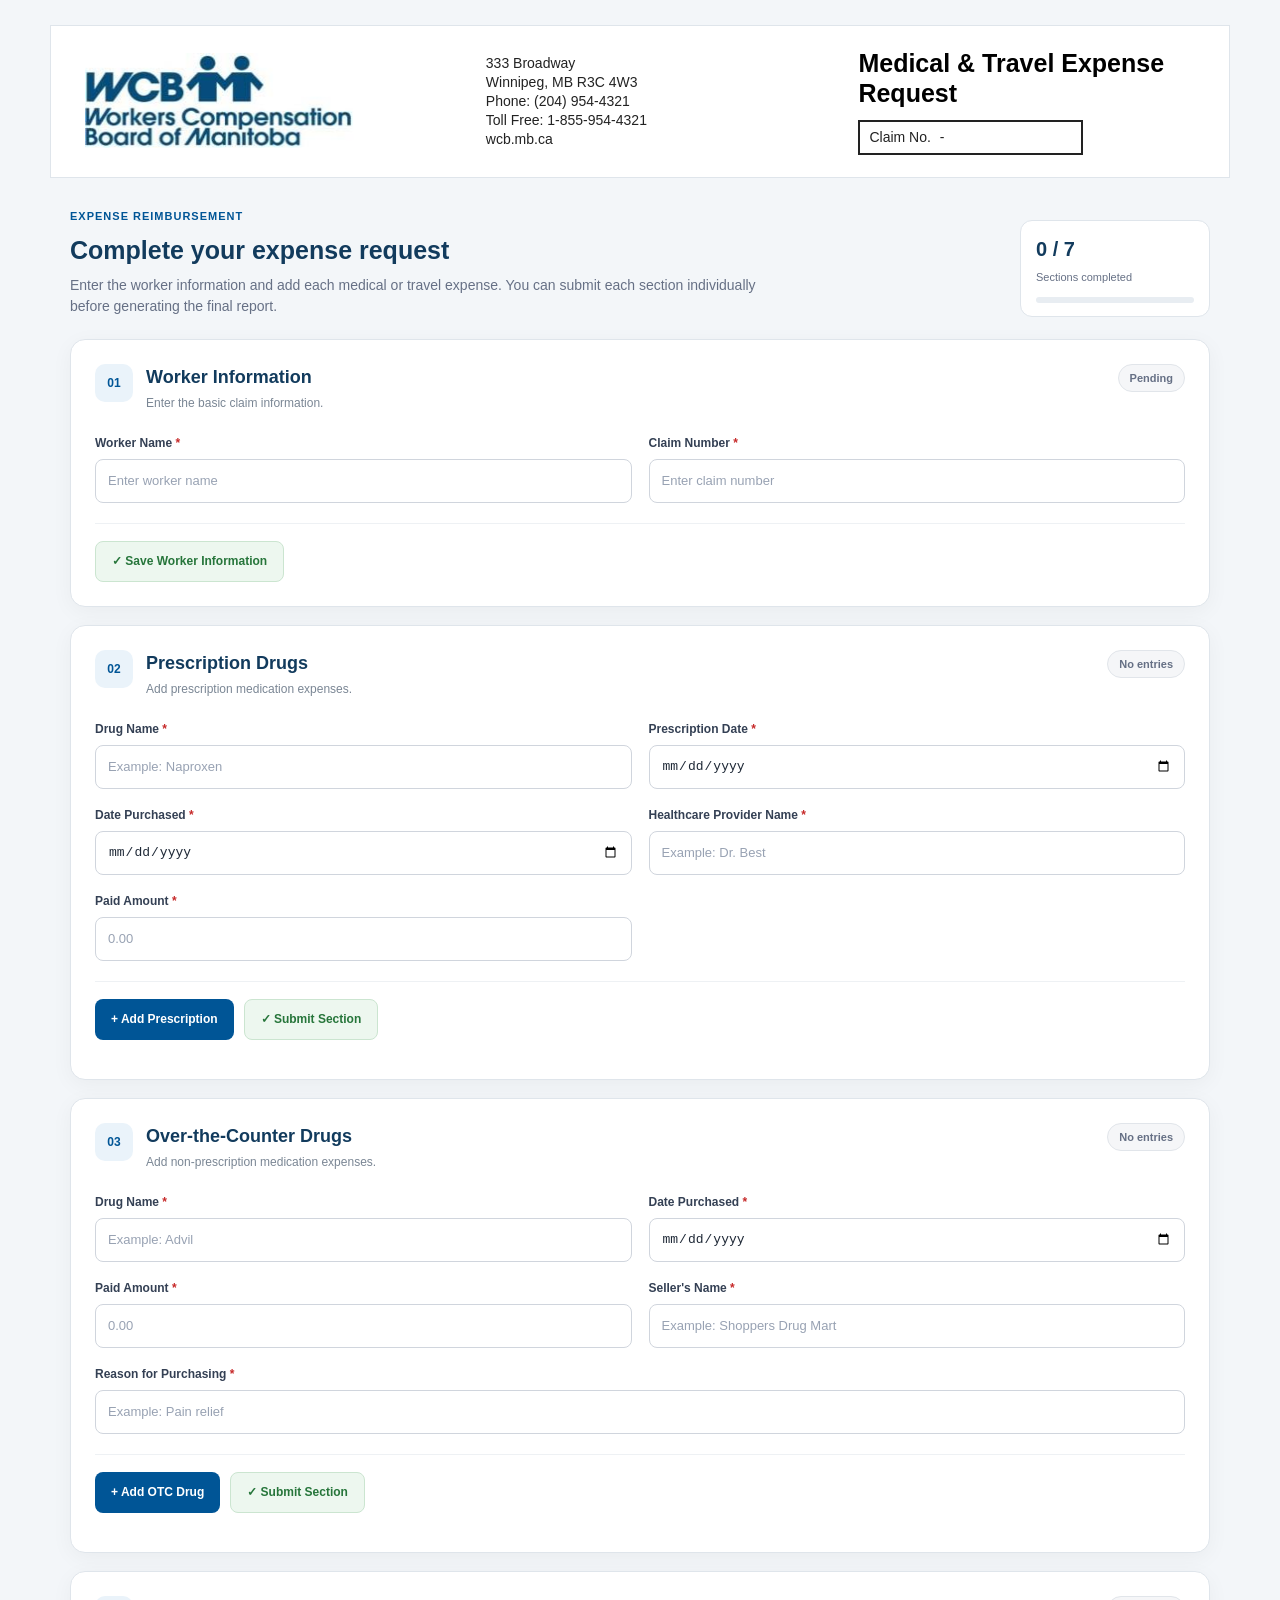
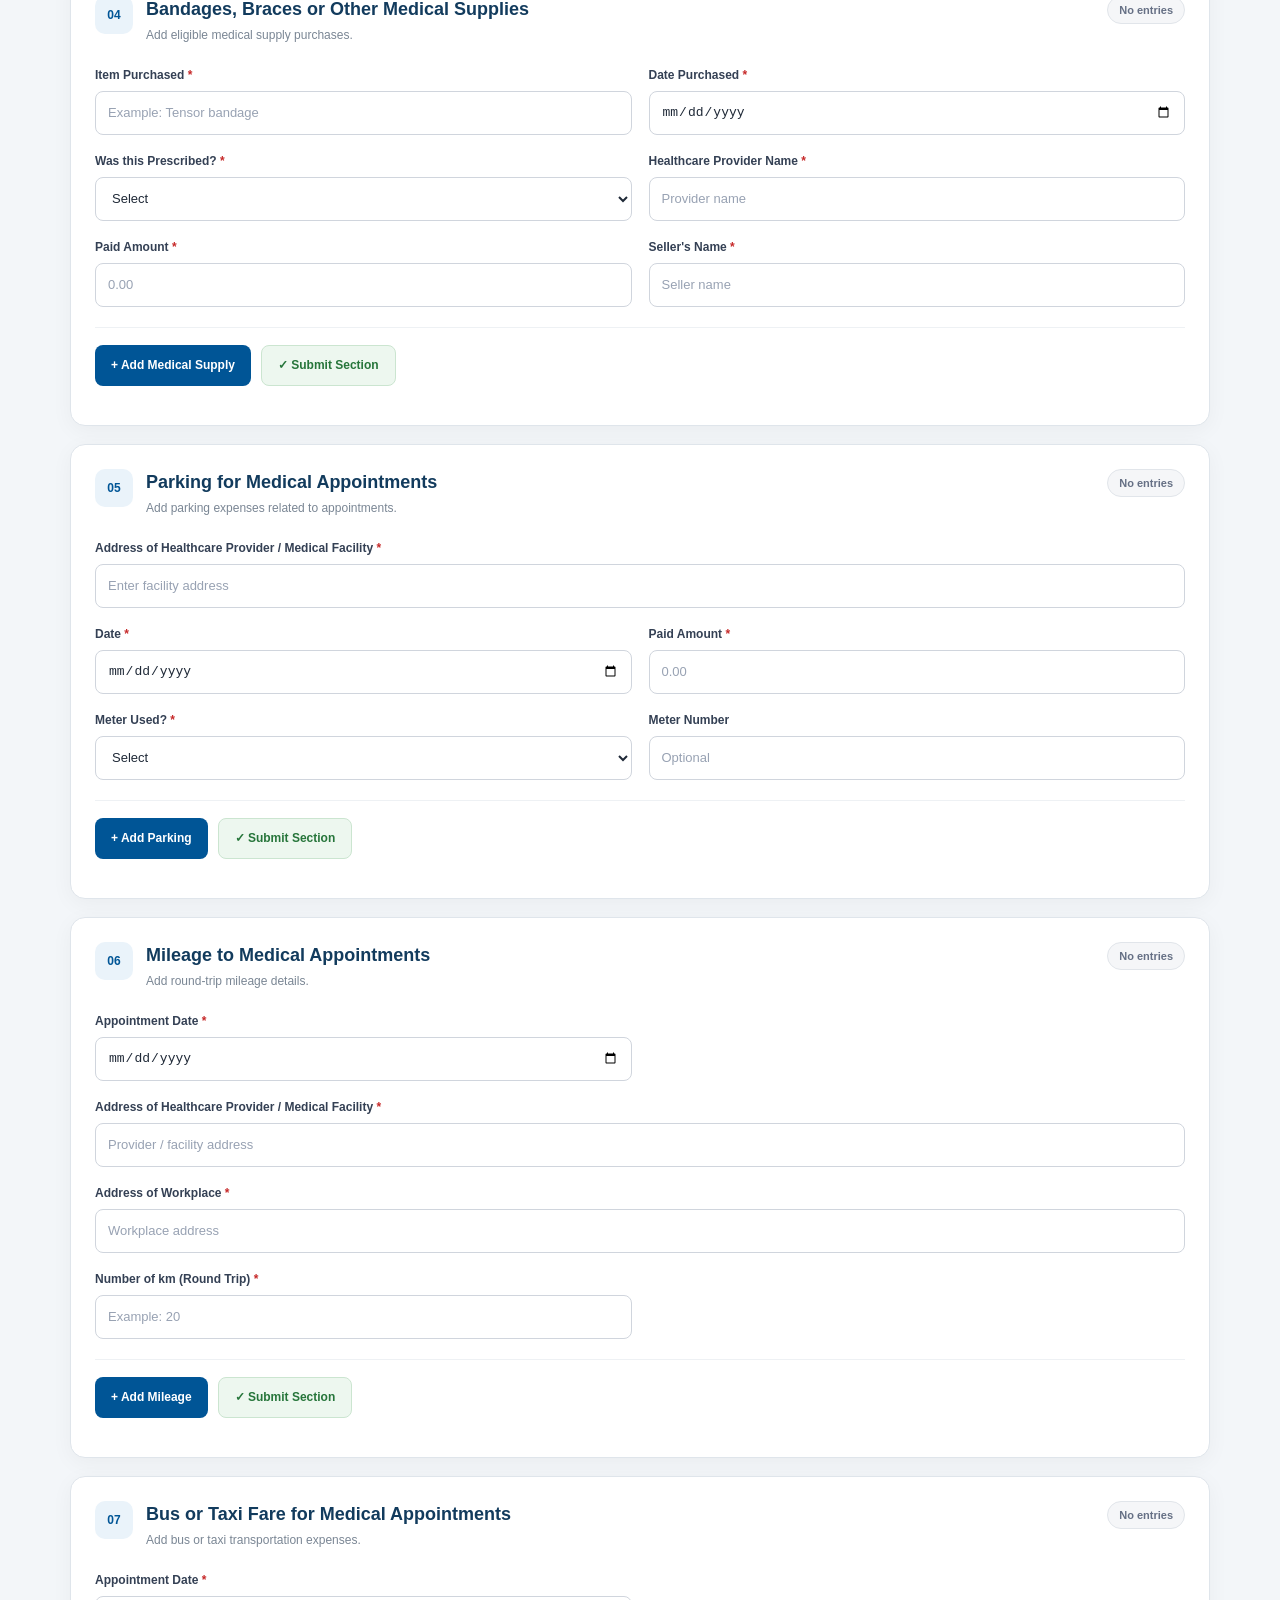
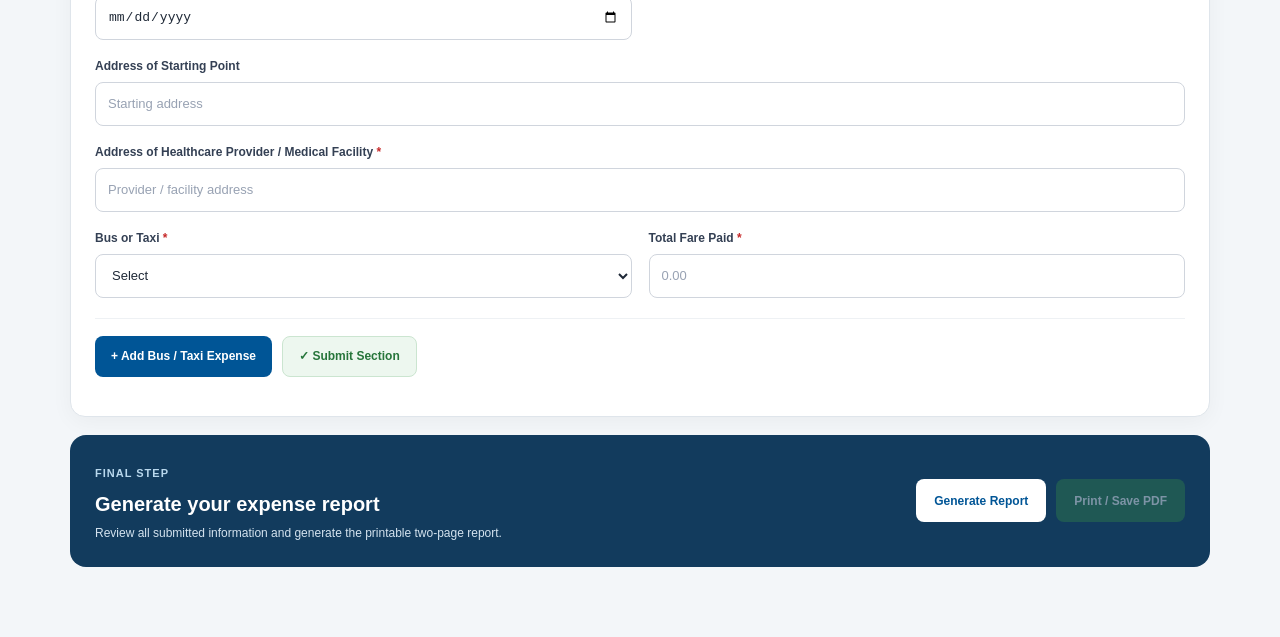
<file: exercise-1/index.html>
<!DOCTYPE html>
<html lang="en">

<head>

    <meta charset="UTF-8">

    <meta
        name="viewport"
        content="width=device-width, initial-scale=1.0"
    >

    <meta
        name="description"
        content="Medical and Travel Expense Request"
    >

    <title>Medical & Travel Expense Request</title>

    <link rel="stylesheet" href="style.css">

</head>


<body>

<div class="app">

    <!-- ================================================= -->
    <!-- APPLICATION HEADER -->
    <!-- ================================================= -->

    <header class="app-header">

        <div class="pdf-logo-section">

            <img
                src="assets/wcb-logo.png"
                alt="Workers Compensation Board of Manitoba"
                class="pdf-logo"
                onerror="this.style.display='none';"
            >

        </div>


        <div class="pdf-contact-section">

            <div>333 Broadway</div>

            <div>Winnipeg, MB R3C 4W3</div>

            <div>Phone: (204) 954-4321</div>

            <div>Toll Free: 1-855-954-4321</div>

            <div>wcb.mb.ca</div>

        </div>


        <div class="pdf-title-section">

            <h1>
                Medical & Travel Expense
                <br>
                Request
            </h1>

            <div class="claim-box">

                Claim No.

                <strong id="headerClaimNumber">
                    -
                </strong>

            </div>

        </div>

    </header>


    <!-- ================================================= -->
    <!-- MAIN FORM -->
    <!-- ================================================= -->

    <main class="form-container">


        <div class="page-intro">

            <div>

                <span class="eyebrow">
                    EXPENSE REIMBURSEMENT
                </span>

                <h2>
                    Complete your expense request
                </h2>

                <p>
                    Enter the worker information and add each
                    medical or travel expense. You can submit
                    each section individually before generating
                    the final report.
                </p>

            </div>


            <div class="progress-card">

                <strong id="progressText">
                    0 / 7
                </strong>

                <span>
                    Sections completed
                </span>

                <div class="progress-track">

                    <div
                        id="progressBar"
                        class="progress-bar"
                    ></div>

                </div>

            </div>

        </div>


        <!-- ================================================= -->
        <!-- 01 WORKER INFORMATION -->
        <!-- ================================================= -->

        <section
            class="card"
            id="workerSection"
        >

            <div class="card-heading">

                <div class="heading-left">

                    <div class="section-number">
                        01
                    </div>

                    <div>

                        <h2>
                            Worker Information
                        </h2>

                        <p>
                            Enter the basic claim information.
                        </p>

                    </div>

                </div>


                <span
                    id="workerStatus"
                    class="status-badge pending"
                >
                    Pending
                </span>

            </div>


            <div class="form-grid">

                <div class="form-group">

                    <label for="workerName">
                        Worker Name
                        <span>*</span>
                    </label>

                    <input
                        type="text"
                        id="workerName"
                        placeholder="Enter worker name"
                    >

                </div>


                <div class="form-group">

                    <label for="claimNumber">
                        Claim Number
                        <span>*</span>
                    </label>

                    <input
                        type="text"
                        id="claimNumber"
                        placeholder="Enter claim number"
                    >

                </div>

            </div>


            <div class="section-actions">

                <button
                    type="button"
                    class="submit-section-btn"
                    onclick="submitWorkerInformation()"
                >
                    ✓ Save Worker Information
                </button>

            </div>

        </section>


        <!-- ================================================= -->
        <!-- 02 PRESCRIPTION DRUGS -->
        <!-- ================================================= -->

        <section class="card">

            <div class="card-heading">

                <div class="heading-left">

                    <div class="section-number">
                        02
                    </div>

                    <div>

                        <h2>
                            Prescription Drugs
                        </h2>

                        <p>
                            Add prescription medication expenses.
                        </p>

                    </div>

                </div>


                <span
                    id="prescriptionStatus"
                    class="status-badge pending"
                >
                    No entries
                </span>

            </div>


            <div class="form-grid">

                <div class="form-group">

                    <label for="drugName">
                        Drug Name
                        <span>*</span>
                    </label>

                    <input
                        type="text"
                        id="drugName"
                        placeholder="Example: Naproxen"
                    >

                </div>


                <div class="form-group">

                    <label for="prescriptionDate">
                        Prescription Date
                        <span>*</span>
                    </label>

                    <input
                        type="date"
                        id="prescriptionDate"
                    >

                </div>


                <div class="form-group">

                    <label for="prescriptionPurchaseDate">
                        Date Purchased
                        <span>*</span>
                    </label>

                    <input
                        type="date"
                        id="prescriptionPurchaseDate"
                    >

                </div>


                <div class="form-group">

                    <label for="prescriptionProvider">
                        Healthcare Provider Name
                        <span>*</span>
                    </label>

                    <input
                        type="text"
                        id="prescriptionProvider"
                        placeholder="Example: Dr. Best"
                    >

                </div>


                <div class="form-group">

                    <label for="prescriptionAmount">
                        Paid Amount
                        <span>*</span>
                    </label>

                    <input
                        type="number"
                        id="prescriptionAmount"
                        min="0"
                        step="0.01"
                        placeholder="0.00"
                    >

                </div>

            </div>


            <div class="section-actions">

                <button
                    type="button"
                    class="add-btn"
                    id="addPrescriptionBtn"
                >
                    + Add Prescription
                </button>


                <button
                    type="button"
                    class="submit-section-btn"
                    onclick="submitExpenseSection('prescriptions')"
                >
                    ✓ Submit Section
                </button>

            </div>


            <div
                id="prescriptionEntries"
                class="entries-container"
            ></div>

        </section>


        <!-- ================================================= -->
        <!-- 03 OTC DRUGS -->
        <!-- ================================================= -->

        <section class="card">

            <div class="card-heading">

                <div class="heading-left">

                    <div class="section-number">
                        03
                    </div>

                    <div>

                        <h2>
                            Over-the-Counter Drugs
                        </h2>

                        <p>
                            Add non-prescription medication expenses.
                        </p>

                    </div>

                </div>


                <span
                    id="otcStatus"
                    class="status-badge pending"
                >
                    No entries
                </span>

            </div>


            <div class="form-grid">

                <div class="form-group">

                    <label for="otcDrugName">
                        Drug Name
                        <span>*</span>
                    </label>

                    <input
                        type="text"
                        id="otcDrugName"
                        placeholder="Example: Advil"
                    >

                </div>


                <div class="form-group">

                    <label for="otcDate">
                        Date Purchased
                        <span>*</span>
                    </label>

                    <input
                        type="date"
                        id="otcDate"
                    >

                </div>


                <div class="form-group">

                    <label for="otcAmount">
                        Paid Amount
                        <span>*</span>
                    </label>

                    <input
                        type="number"
                        id="otcAmount"
                        min="0"
                        step="0.01"
                        placeholder="0.00"
                    >

                </div>


                <div class="form-group">

                    <label for="otcSeller">
                        Seller's Name
                        <span>*</span>
                    </label>

                    <input
                        type="text"
                        id="otcSeller"
                        placeholder="Example: Shoppers Drug Mart"
                    >

                </div>


                <div class="form-group full">

                    <label for="otcReason">
                        Reason for Purchasing
                        <span>*</span>
                    </label>

                    <input
                        type="text"
                        id="otcReason"
                        placeholder="Example: Pain relief"
                    >

                </div>

            </div>


            <div class="section-actions">

                <button
                    type="button"
                    class="add-btn"
                    id="addOTCBtn"
                >
                    + Add OTC Drug
                </button>


                <button
                    type="button"
                    class="submit-section-btn"
                    onclick="submitExpenseSection('otcDrugs')"
                >
                    ✓ Submit Section
                </button>

            </div>


            <div
                id="otcEntries"
                class="entries-container"
            ></div>

        </section>


        <!-- ================================================= -->
        <!-- 04 MEDICAL SUPPLIES -->
        <!-- ================================================= -->

        <section class="card">

            <div class="card-heading">

                <div class="heading-left">

                    <div class="section-number">
                        04
                    </div>

                    <div>

                        <h2>
                            Bandages, Braces or Other Medical Supplies
                        </h2>

                        <p>
                            Add eligible medical supply purchases.
                        </p>

                    </div>

                </div>


                <span
                    id="supplyStatus"
                    class="status-badge pending"
                >
                    No entries
                </span>

            </div>


            <div class="form-grid">

                <div class="form-group">

                    <label for="supplyItem">
                        Item Purchased
                        <span>*</span>
                    </label>

                    <input
                        type="text"
                        id="supplyItem"
                        placeholder="Example: Tensor bandage"
                    >

                </div>


                <div class="form-group">

                    <label for="supplyDate">
                        Date Purchased
                        <span>*</span>
                    </label>

                    <input
                        type="date"
                        id="supplyDate"
                    >

                </div>


                <div class="form-group">

                    <label for="supplyPrescribed">
                        Was this Prescribed?
                        <span>*</span>
                    </label>

                    <select id="supplyPrescribed">

                        <option value="">
                            Select
                        </option>

                        <option value="Yes">
                            Yes
                        </option>

                        <option value="No">
                            No
                        </option>

                    </select>

                </div>


                <div class="form-group">

                    <label for="supplyProvider">
                        Healthcare Provider Name
                        <span>*</span>
                    </label>

                    <input
                        type="text"
                        id="supplyProvider"
                        placeholder="Provider name"
                    >

                </div>


                <div class="form-group">

                    <label for="supplyAmount">
                        Paid Amount
                        <span>*</span>
                    </label>

                    <input
                        type="number"
                        id="supplyAmount"
                        min="0"
                        step="0.01"
                        placeholder="0.00"
                    >

                </div>


                <div class="form-group">

                    <label for="supplySeller">
                        Seller's Name
                        <span>*</span>
                    </label>

                    <input
                        type="text"
                        id="supplySeller"
                        placeholder="Seller name"
                    >

                </div>

            </div>


            <div class="section-actions">

                <button
                    type="button"
                    class="add-btn"
                    id="addSupplyBtn"
                >
                    + Add Medical Supply
                </button>


                <button
                    type="button"
                    class="submit-section-btn"
                    onclick="submitExpenseSection('medicalSupplies')"
                >
                    ✓ Submit Section
                </button>

            </div>


            <div
                id="supplyEntries"
                class="entries-container"
            ></div>

        </section>


        <!-- ================================================= -->
        <!-- 05 PARKING -->
        <!-- ================================================= -->

        <section class="card">

            <div class="card-heading">

                <div class="heading-left">

                    <div class="section-number">
                        05
                    </div>

                    <div>

                        <h2>
                            Parking for Medical Appointments
                        </h2>

                        <p>
                            Add parking expenses related to appointments.
                        </p>

                    </div>

                </div>


                <span
                    id="parkingStatus"
                    class="status-badge pending"
                >
                    No entries
                </span>

            </div>


            <div class="form-grid">

                <div class="form-group full">

                    <label for="parkingAddress">
                        Address of Healthcare Provider /
                        Medical Facility
                        <span>*</span>
                    </label>

                    <input
                        type="text"
                        id="parkingAddress"
                        placeholder="Enter facility address"
                    >

                </div>


                <div class="form-group">

                    <label for="parkingDate">
                        Date
                        <span>*</span>
                    </label>

                    <input
                        type="date"
                        id="parkingDate"
                    >

                </div>


                <div class="form-group">

                    <label for="parkingAmount">
                        Paid Amount
                        <span>*</span>
                    </label>

                    <input
                        type="number"
                        id="parkingAmount"
                        min="0"
                        step="0.01"
                        placeholder="0.00"
                    >

                </div>


                <div class="form-group">

                    <label for="meterUsed">
                        Meter Used?
                        <span>*</span>
                    </label>

                    <select id="meterUsed">

                        <option value="">
                            Select
                        </option>

                        <option value="Yes">
                            Yes
                        </option>

                        <option value="No">
                            No
                        </option>

                    </select>

                </div>


                <div class="form-group">

                    <label for="meterNumber">
                        Meter Number
                    </label>

                    <input
                        type="text"
                        id="meterNumber"
                        placeholder="Optional"
                    >

                </div>

            </div>


            <div class="section-actions">

                <button
                    type="button"
                    class="add-btn"
                    id="addParkingBtn"
                >
                    + Add Parking
                </button>


                <button
                    type="button"
                    class="submit-section-btn"
                    onclick="submitExpenseSection('parking')"
                >
                    ✓ Submit Section
                </button>

            </div>


            <div
                id="parkingEntries"
                class="entries-container"
            ></div>

        </section>


        <!-- ================================================= -->
        <!-- 06 MILEAGE -->
        <!-- ================================================= -->

        <section class="card">

            <div class="card-heading">

                <div class="heading-left">

                    <div class="section-number">
                        06
                    </div>

                    <div>

                        <h2>
                            Mileage to Medical Appointments
                        </h2>

                        <p>
                            Add round-trip mileage details.
                        </p>

                    </div>

                </div>


                <span
                    id="mileageStatus"
                    class="status-badge pending"
                >
                    No entries
                </span>

            </div>


            <div class="form-grid">

                <div class="form-group">

                    <label for="mileageDate">
                        Appointment Date
                        <span>*</span>
                    </label>

                    <input
                        type="date"
                        id="mileageDate"
                    >

                </div>


                <div class="form-group full">

                    <label for="providerAddress">
                        Address of Healthcare Provider /
                        Medical Facility
                        <span>*</span>
                    </label>

                    <input
                        type="text"
                        id="providerAddress"
                        placeholder="Provider / facility address"
                    >

                </div>


                <div class="form-group full">

                    <label for="workplaceAddress">
                        Address of Workplace
                        <span>*</span>
                    </label>

                    <input
                        type="text"
                        id="workplaceAddress"
                        placeholder="Workplace address"
                    >

                </div>


                <div class="form-group">

                    <label for="kilometers">
                        Number of km (Round Trip)
                        <span>*</span>
                    </label>

                    <input
                        type="number"
                        id="kilometers"
                        min="0"
                        step="0.1"
                        placeholder="Example: 20"
                    >

                </div>

            </div>


            <div class="section-actions">

                <button
                    type="button"
                    class="add-btn"
                    id="addMileageBtn"
                >
                    + Add Mileage
                </button>


                <button
                    type="button"
                    class="submit-section-btn"
                    onclick="submitExpenseSection('mileage')"
                >
                    ✓ Submit Section
                </button>

            </div>


            <div
                id="mileageEntries"
                class="entries-container"
            ></div>

        </section>


        <!-- ================================================= -->
        <!-- 07 TRANSPORTATION -->
        <!-- ================================================= -->

        <section class="card">

            <div class="card-heading">

                <div class="heading-left">

                    <div class="section-number">
                        07
                    </div>

                    <div>

                        <h2>
                            Bus or Taxi Fare for Medical Appointments
                        </h2>

                        <p>
                            Add bus or taxi transportation expenses.
                        </p>

                    </div>

                </div>


                <span
                    id="transportStatus"
                    class="status-badge pending"
                >
                    No entries
                </span>

            </div>


            <div class="form-grid">

                <div class="form-group">

                    <label for="transportDate">
                        Appointment Date
                        <span>*</span>
                    </label>

                    <input
                        type="date"
                        id="transportDate"
                    >

                </div>


                <div class="form-group full">

                    <label for="startingPoint">
                        Address of Starting Point
                    </label>

                    <input
                        type="text"
                        id="startingPoint"
                        placeholder="Starting address"
                    >

                </div>


                <div class="form-group full">

                    <label for="transportProvider">
                        Address of Healthcare Provider /
                        Medical Facility
                        <span>*</span>
                    </label>

                    <input
                        type="text"
                        id="transportProvider"
                        placeholder="Provider / facility address"
                    >

                </div>


                <div class="form-group">

                    <label for="transportType">
                        Bus or Taxi
                        <span>*</span>
                    </label>

                    <select id="transportType">

                        <option value="">
                            Select
                        </option>

                        <option value="Bus">
                            Bus
                        </option>

                        <option value="Taxi">
                            Taxi
                        </option>

                    </select>

                </div>


                <div class="form-group">

                    <label for="transportFare">
                        Total Fare Paid
                        <span>*</span>
                    </label>

                    <input
                        type="number"
                        id="transportFare"
                        min="0"
                        step="0.01"
                        placeholder="0.00"
                    >

                </div>

            </div>


            <div class="section-actions">

                <button
                    type="button"
                    class="add-btn"
                    id="addTransportBtn"
                >
                    + Add Bus / Taxi Expense
                </button>


                <button
                    type="button"
                    class="submit-section-btn"
                    onclick="submitExpenseSection('transportation')"
                >
                    ✓ Submit Section
                </button>

            </div>


            <div
                id="transportEntries"
                class="entries-container"
            ></div>

        </section>


        <!-- ================================================= -->
        <!-- FINAL ACTIONS -->
        <!-- ================================================= -->

        <section class="final-actions">

            <div>

                <span class="eyebrow light">
                    FINAL STEP
                </span>

                <h2>
                    Generate your expense report
                </h2>

                <p>
                    Review all submitted information and
                    generate the printable two-page report.
                </p>

            </div>


            <div class="button-container">

                <button
                    type="button"
                    id="generateBtn"
                    class="generate-btn"
                >
                    Generate Report
                </button>


                <button
                    type="button"
                    id="printBtn"
                    class="print-btn"
                    disabled
                >
                    Print / Save PDF
                </button>

            </div>

        </section>


        <div
            id="successMessage"
            class="success-message"
            role="status"
        ></div>


    </main>

</div>


<!-- ================================================= -->
<!-- GENERATED REPORT -->
<!-- ================================================= -->

<div id="report">


    <!-- ================================================= -->
    <!-- PAGE 1 -->
    <!-- ================================================= -->

    <section class="report-page">

        <header class="report-header">

            <div class="wcb-section">

                <img
                    src="assets/wcb-logo.png"
                    class="report-logo"
                    alt="Workers Compensation Board of Manitoba"
                >

            </div>


            <div class="contact-section">

                333 Broadway
                <br>

                Winnipeg, MB R3C 4W3
                <br>

                Phone: (204) 954-4321
                <br>

                Toll Free: 1-855-954-4321
                <br>

                wcb.mb.ca

            </div>


            <div class="title-section">

                <h2>
                    Medical & Travel
                    <br>
                    Expense Request
                </h2>


                <div class="claim-box">

                    Claim No.

                    <strong id="displayClaimNumber">
                        -
                    </strong>

                </div>

            </div>

        </header>


        <p class="introduction">

            <strong id="displayWorkerName">
                -
            </strong>

            requested reimbursement for the
            following medical and/or travel expenses:

        </p>


        <!-- PRESCRIPTIONS -->

        <section class="expense-section">

            <h2>
                Prescription Drugs
            </h2>


            <table>

                <thead>

                    <tr>

                        <th>Drug Name</th>

                        <th>Prescription Date</th>

                        <th>Date Purchased</th>

                        <th>Healthcare Provider Name</th>

                        <th>Paid Amount</th>

                    </tr>

                </thead>


                <tbody id="prescriptionTable"></tbody>

            </table>

        </section>


        <!-- OTC -->

        <section class="expense-section">

            <h2>
                Over-the-Counter Drugs
            </h2>


            <table>

                <thead>

                    <tr>

                        <th>Drug Name</th>

                        <th>Date Purchased</th>

                        <th>Paid Amount</th>

                        <th>Seller's Name</th>

                        <th>Reason for Purchasing</th>

                    </tr>

                </thead>


                <tbody id="otcTable"></tbody>

            </table>

        </section>


        <!-- SUPPLIES -->

        <section class="expense-section">

            <h2>
                Bandages, Braces or Other Medical Supplies
            </h2>


            <table>

                <thead>

                    <tr>

                        <th>Item Purchased</th>

                        <th>Date Purchased</th>

                        <th>Was this Prescribed?</th>

                        <th>Healthcare Provider Name</th>

                        <th>Paid Amount</th>

                        <th>Seller's Name</th>

                    </tr>

                </thead>


                <tbody id="suppliesTable"></tbody>

            </table>

        </section>


        <!-- PARKING -->

        <section class="expense-section">

            <h2>
                Parking for Medical Appointments
            </h2>


            <table>

                <thead>

                    <tr>

                        <th>
                            Address of Healthcare
                            Provider/Medical Facility
                        </th>

                        <th>Date</th>

                        <th>Paid Amount</th>

                        <th>Meter Used?</th>

                        <th>Meter Number</th>

                    </tr>

                </thead>


                <tbody id="parkingTable"></tbody>

            </table>

        </section>


        <!-- MILEAGE -->

        <section class="expense-section">

            <h2>
                Mileage to Medical Appointments
            </h2>


            <p class="note">

                The WCB will generally reimburse only
                those transportation costs which are in
                excess of costs that would be incurred by
                the worker while travelling to and from work.

            </p>


            <table>

                <thead>

                    <tr>

                        <th>
                            Appointment Date
                        </th>

                        <th>
                            Address of Healthcare
                            Provider/Medical Facility
                        </th>

                        <th>
                            Address of Workplace
                        </th>

                        <th>
                            Number of km (Round Trip)
                        </th>

                    </tr>

                </thead>


                <tbody id="mileageTable"></tbody>

            </table>

        </section>


        <div class="report-total">

            <span>
                Total Expense Amount
            </span>

            <strong id="totalAmount1">
                $0.00
            </strong>

        </div>


        <footer class="report-footer">

            <span>
                Worker App ID: 712041
            </span>

            <span id="submittedDate1">
                Submitted:
            </span>

            <span>
                Page 1 of 2
            </span>

        </footer>

    </section>


    <!-- ================================================= -->
    <!-- PAGE 2 -->
    <!-- ================================================= -->

    <section class="report-page">

        <section class="expense-section">

            <h2>
                Bus or Taxi Fare for Medical Appointments*
            </h2>


            <p class="note">

                *Note: Pre-approval is required from
                your WCB representative to claim taxi
                fare(s).

            </p>


            <table>

                <thead>

                    <tr>

                        <th>
                            Appointment Date
                        </th>

                        <th>
                            Address of Starting Point
                        </th>

                        <th>
                            Address of Healthcare
                            Provider/Medical Facility
                        </th>

                        <th>
                            Bus or Taxi
                        </th>

                        <th>
                            Total Fare Paid
                        </th>

                    </tr>

                </thead>


                <tbody id="transportTable"></tbody>

            </table>

        </section>


        <div class="report-summary">

            <h3>
                Expense Summary
            </h3>


            <div class="summary-grid">

                <div>

                    <span>
                        Prescription Drugs
                    </span>

                    <strong id="summaryPrescription">
                        $0.00
                    </strong>

                </div>


                <div>

                    <span>
                        OTC Drugs
                    </span>

                    <strong id="summaryOTC">
                        $0.00
                    </strong>

                </div>


                <div>

                    <span>
                        Medical Supplies
                    </span>

                    <strong id="summarySupplies">
                        $0.00
                    </strong>

                </div>


                <div>

                    <span>
                        Parking
                    </span>

                    <strong id="summaryParking">
                        $0.00
                    </strong>

                </div>


                <div>

                    <span>
                        Bus / Taxi
                    </span>

                    <strong id="summaryTransport">
                        $0.00
                    </strong>

                </div>

            </div>


            <div class="summary-total">

                <span>
                    Total
                </span>

                <strong id="totalAmount2">
                    $0.00
                </strong>

            </div>

        </div>


        <div class="privacy-section">

            <input
                type="checkbox"
                id="privacyCheck"
                checked
            >


            <label for="privacyCheck">

                I understand that the
                <a href="#privacy">
                    Privacy Notice
                </a>
                applies to the personal information
                collected in this document.

            </label>

        </div>


        <footer class="report-footer">

            <span>
                Worker App ID: 712041
            </span>

            <span id="submittedDate2">
                Submitted:
            </span>

            <span>
                Page 2 of 2
            </span>

        </footer>

    </section>

</div>


<script src="script.js"></script>

</body>

</html>
</file>
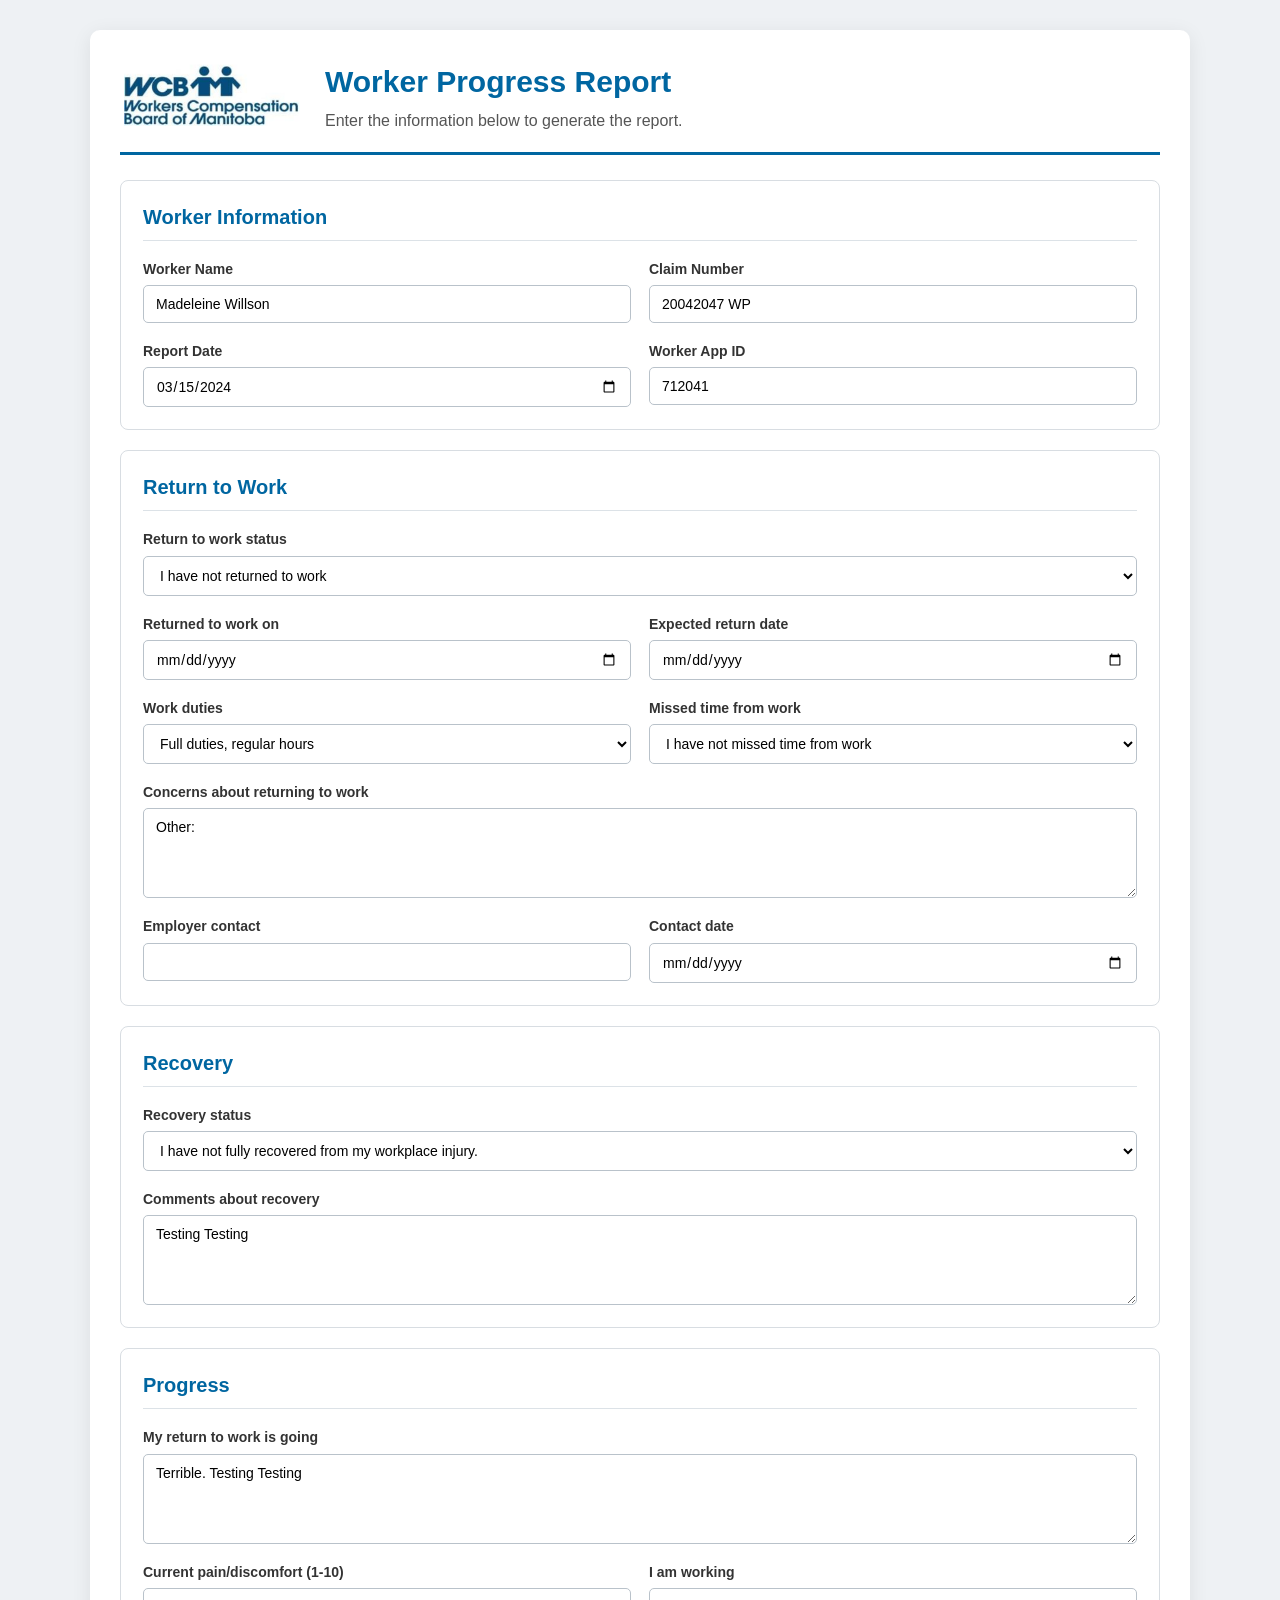
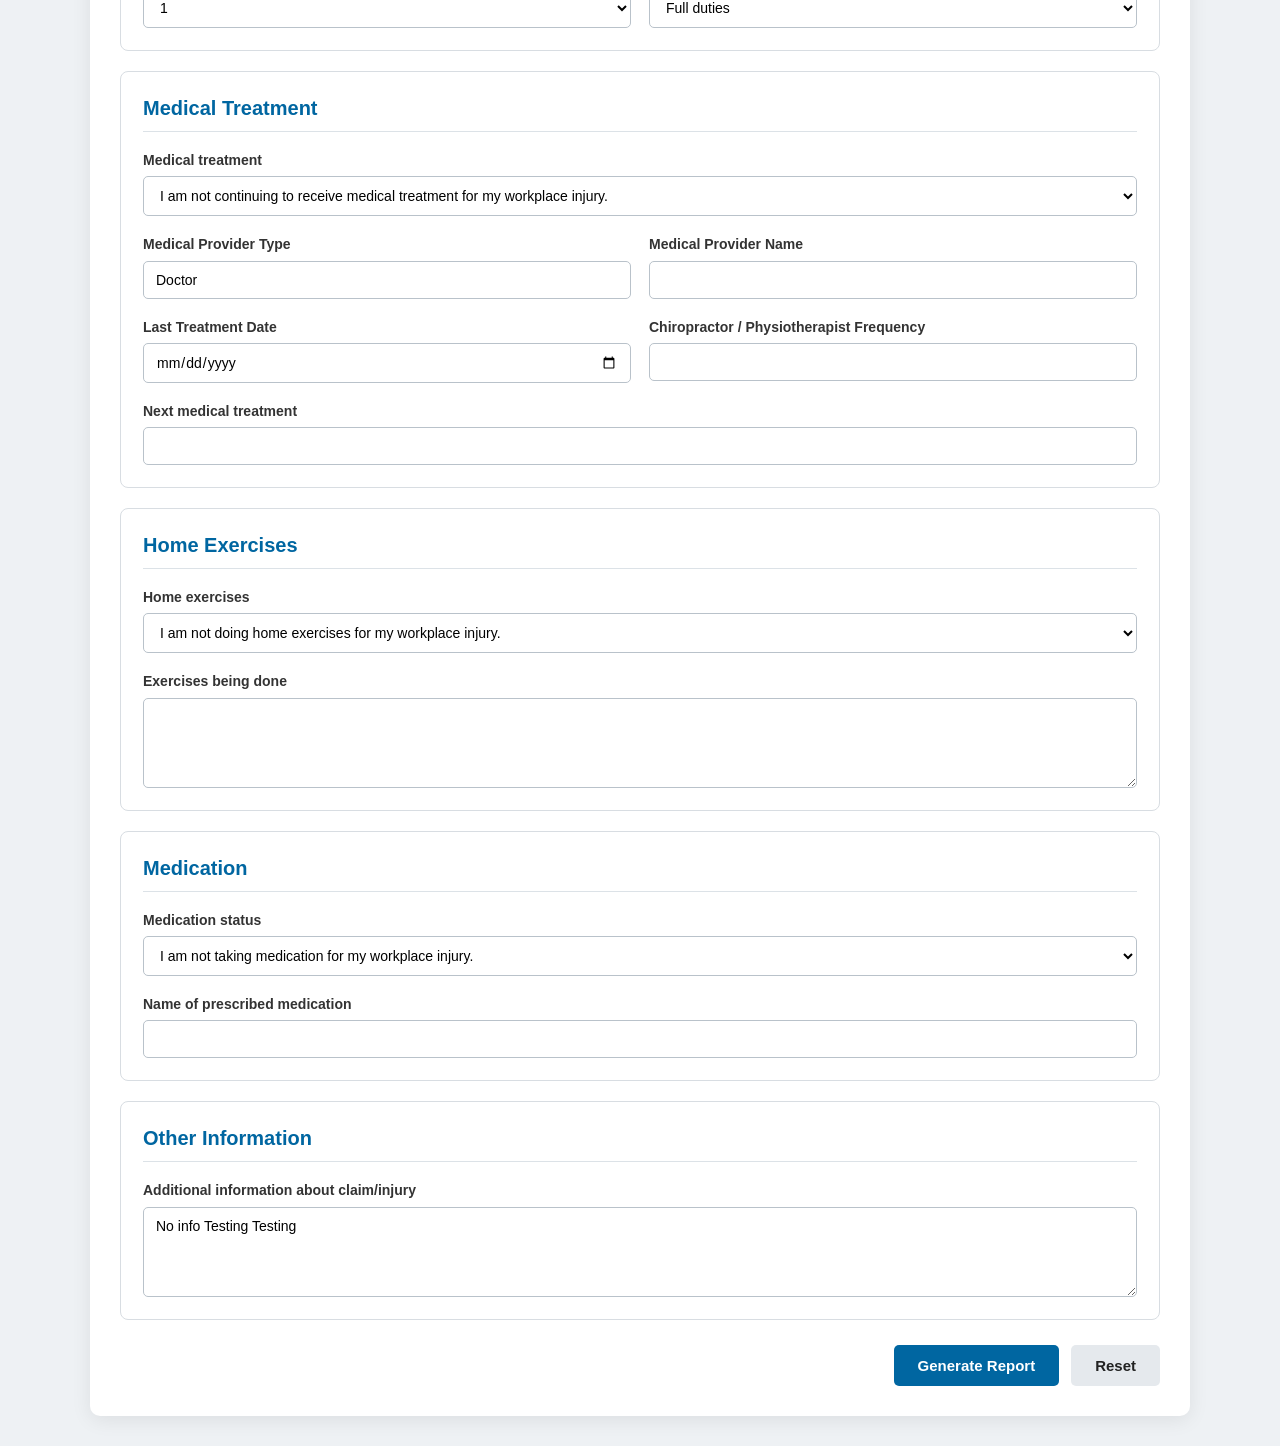
<file: exercise-2/index.html>
<!DOCTYPE html>
<html lang="en">
<head>
    <meta charset="UTF-8">
    <meta name="viewport" content="width=device-width, initial-scale=1.0">

    <title>Worker Progress Report</title>

    <link rel="stylesheet" href="style.css">
</head>

<body>

    <!-- =========================================================
         APPLICATION
    ========================================================== -->

    <div class="app">

        <!-- =====================================================
             INPUT PANEL
        ====================================================== -->

        <section class="form-panel">

            <div class="form-header">
                <img
                    src="assets/wcb-logo.png"
                    alt="Workers Compensation Board of Manitoba"
                    class="form-logo"
                >

                <div>
                    <h1>Worker Progress Report</h1>
                    <p>Enter the information below to generate the report.</p>
                </div>
            </div>


            <!-- WORKER INFORMATION -->

            <div class="form-section">

                <h2>Worker Information</h2>

                <div class="form-grid">

                    <div class="field">
                        <label for="workerName">
                            Worker Name
                        </label>

                        <input
                            type="text"
                            id="workerName"
                            value="Madeleine Willson"
                        >
                    </div>


                    <div class="field">
                        <label for="claimNumber">
                            Claim Number
                        </label>

                        <input
                            type="text"
                            id="claimNumber"
                            value="20042047 WP"
                        >
                    </div>


                    <div class="field">
                        <label for="reportDate">
                            Report Date
                        </label>

                        <input
                            type="date"
                            id="reportDate"
                            value="2024-03-15"
                        >
                    </div>


                    <div class="field">
                        <label for="workerAppId">
                            Worker App ID
                        </label>

                        <input
                            type="text"
                            id="workerAppId"
                            value="712041"
                        >
                    </div>

                </div>

            </div>


            <!-- RETURN TO WORK -->

            <div class="form-section">

                <h2>Return to Work</h2>

                <div class="form-grid">

                    <div class="field full-width">

                        <label for="returnStatus">
                            Return to work status
                        </label>

                        <select id="returnStatus">

                            <option value="I have not returned to work">
                                I have not returned to work
                            </option>

                            <option value="I returned to work">
                                I returned to work
                            </option>

                        </select>

                    </div>


                    <div class="field">

                        <label for="returnDate">
                            Returned to work on
                        </label>

                        <input
                            type="date"
                            id="returnDate"
                            value=""
                        >

                    </div>


                    <div class="field">

                        <label for="expectedReturnDate">
                            Expected return date
                        </label>

                        <input
                            type="date"
                            id="expectedReturnDate"
                            value=""
                        >

                    </div>


                    <div class="field">

                        <label for="workDuties">
                            Work duties
                        </label>

                        <select id="workDuties">

                            <option>
                                Full duties, regular hours
                            </option>

                            <option>
                                Full duties, reduced hours
                            </option>

                            <option>
                                Modified duties, regular hours
                            </option>

                            <option>
                                Modified duties, reduced hours
                            </option>

                        </select>

                    </div>


                    <div class="field">

                        <label for="missedWork">
                            Missed time from work
                        </label>

                        <select id="missedWork">

                            <option>
                                I have not missed time from work
                            </option>

                            <option>
                                I have missed time from work
                            </option>

                        </select>

                    </div>


                    <div class="field full-width">

                        <label for="returnConcerns">
                            Concerns about returning to work
                        </label>

                        <textarea id="returnConcerns">Other:</textarea>

                    </div>


                    <div class="field">

                        <label for="employerContact">
                            Employer contact
                        </label>

                        <input
                            type="text"
                            id="employerContact"
                            value=""
                        >

                    </div>


                    <div class="field">

                        <label for="employerContactDate">
                            Contact date
                        </label>

                        <input
                            type="date"
                            id="employerContactDate"
                            value=""
                        >

                    </div>

                </div>

            </div>


            <!-- RECOVERY -->

            <div class="form-section">

                <h2>Recovery</h2>

                <div class="form-grid">

                    <div class="field full-width">

                        <label for="recoveryStatus">
                            Recovery status
                        </label>

                        <select id="recoveryStatus">

                            <option>
                                I have not fully recovered from my workplace injury.
                            </option>

                            <option>
                                I have fully recovered from my workplace injury.
                            </option>

                        </select>

                    </div>


                    <div class="field full-width">

                        <label for="recoveryComments">
                            Comments about recovery
                        </label>

                        <textarea id="recoveryComments">Testing Testing</textarea>

                    </div>

                </div>

            </div>


            <!-- RETURN TO WORK PROGRESS -->

            <div class="form-section">

                <h2>Progress</h2>

                <div class="form-grid">

                    <div class="field full-width">

                        <label for="returnProgress">
                            My return to work is going
                        </label>

                        <textarea id="returnProgress">Terrible. Testing Testing</textarea>

                    </div>


                    <div class="field">

                        <label for="painRating">
                            Current pain/discomfort (1-10)
                        </label>

                        <select id="painRating">

                            <option value="1">1</option>
                            <option value="2">2</option>
                            <option value="3">3</option>
                            <option value="4">4</option>
                            <option value="5">5</option>
                            <option value="6">6</option>
                            <option value="7">7</option>
                            <option value="8">8</option>
                            <option value="9">9</option>
                            <option value="10">10</option>

                        </select>

                    </div>


                    <div class="field">

                        <label for="workingStatus">
                            I am working
                        </label>

                        <select id="workingStatus">

                            <option>
                                Full duties
                            </option>

                            <option>
                                Reduced hours
                            </option>

                            <option>
                                Modified duties
                            </option>

                            <option>
                                Modified duties and reduced hours
                            </option>

                        </select>

                    </div>

                </div>

            </div>


            <!-- MEDICAL TREATMENT -->

            <div class="form-section">

                <h2>Medical Treatment</h2>

                <div class="form-grid">

                    <div class="field full-width">

                        <label for="treatmentStatus">
                            Medical treatment
                        </label>

                        <select id="treatmentStatus">

                            <option>
                                I am not continuing to receive medical treatment for my workplace injury.
                            </option>

                            <option>
                                I am continuing to receive medical treatment for my workplace injury.
                            </option>

                        </select>

                    </div>


                    <div class="field">

                        <label for="medicalProviderType">
                            Medical Provider Type
                        </label>

                        <input
                            type="text"
                            id="medicalProviderType"
                            value="Doctor"
                        >

                    </div>


                    <div class="field">

                        <label for="medicalProviderName">
                            Medical Provider Name
                        </label>

                        <input
                            type="text"
                            id="medicalProviderName"
                            value=""
                        >

                    </div>


                    <div class="field">

                        <label for="lastTreatmentDate">
                            Last Treatment Date
                        </label>

                        <input
                            type="date"
                            id="lastTreatmentDate"
                        >

                    </div>


                    <div class="field">

                        <label for="physioFrequency">
                            Chiropractor / Physiotherapist Frequency
                        </label>

                        <input
                            type="text"
                            id="physioFrequency"
                            value=""
                        >

                    </div>


                    <div class="field full-width">

                        <label for="nextTreatment">
                            Next medical treatment
                        </label>

                        <input
                            type="text"
                            id="nextTreatment"
                            value=""
                        >

                    </div>

                </div>

            </div>


            <!-- HOME EXERCISES -->

            <div class="form-section">

                <h2>Home Exercises</h2>

                <div class="form-grid">

                    <div class="field full-width">

                        <label for="exerciseStatus">
                            Home exercises
                        </label>

                        <select id="exerciseStatus">

                            <option>
                                I am not doing home exercises for my workplace injury.
                            </option>

                            <option>
                                I am doing home exercises for my workplace injury.
                            </option>

                        </select>

                    </div>


                    <div class="field full-width">

                        <label for="exerciseList">
                            Exercises being done
                        </label>

                        <textarea id="exerciseList"></textarea>

                    </div>

                </div>

            </div>


            <!-- MEDICATION -->

            <div class="form-section">

                <h2>Medication</h2>

                <div class="form-grid">

                    <div class="field full-width">

                        <label for="medicationStatus">
                            Medication status
                        </label>

                        <select id="medicationStatus">

                            <option>
                                I am not taking medication for my workplace injury.
                            </option>

                            <option>
                                I am taking medication for my workplace injury.
                            </option>

                        </select>

                    </div>


                    <div class="field full-width">

                        <label for="medicationName">
                            Name of prescribed medication
                        </label>

                        <input
                            type="text"
                            id="medicationName"
                            value=""
                        >

                    </div>

                </div>

            </div>


            <!-- ADDITIONAL INFORMATION -->

            <div class="form-section">

                <h2>Other Information</h2>

                <div class="field">

                    <label for="additionalInformation">
                        Additional information about claim/injury
                    </label>

                    <textarea
                        id="additionalInformation"
                    >No info Testing Testing</textarea>

                </div>

            </div>


            <!-- ACTIONS -->

            <div class="action-area">

                <button
                    type="button"
                    id="generateBtn"
                    class="primary-btn"
                >
                    Generate Report
                </button>

                <button
                    type="button"
                    id="resetBtn"
                    class="secondary-btn"
                >
                    Reset
                </button>

            </div>

        </section>


        <!-- =====================================================
             REPORT
        ====================================================== -->

        <section
            id="report"
            class="report"
        >

            <!-- =================================================
                 PAGE 1
            ================================================== -->

            <div class="report-page">

                <header class="report-header">

                    <img
                        src="assets/wcb-logo.png"
                        alt="WCB Manitoba"
                        class="report-logo"
                    >

                    <div class="header-contact">

                        <strong>
                            Workers Compensation Board of Manitoba
                        </strong>

                        <div>
                            333 Broadway
                        </div>

                        <div>
                            Winnipeg, MB R3C 4W3
                        </div>

                        <div>
                            Phone: (204) 954-4321
                        </div>

                        <div>
                            Toll Free: 1-855-954-4321
                        </div>

                        <div>
                            wcb.mb.ca
                        </div>

                    </div>

                </header>


                <div class="claim-line">

                    <span>
                        Claim No.
                    </span>

                    <strong id="claimNumberOutput">
                        20042047 WP
                    </strong>

                </div>


                <div class="report-title">

                    <h1>
                        Worker Progress Report
                    </h1>

                    <div id="reportDateOutput">
                        March 15, 2024
                    </div>

                </div>


                <div class="report-block">

                    <h2>
                        Return to Work
                    </h2>


                    <div class="question">

                        <strong>
                            My return to work is going:
                        </strong>

                        <div
                            id="returnProgressOutput"
                            class="answer-box"
                        >
                            Terrible. Testing Testing
                        </div>

                    </div>


                    <div class="question">

                        <strong>
                            I am working:
                        </strong>

                        <div id="workingStatusOutput">
                            Full duties
                        </div>

                    </div>


                    <div class="question">

                        <strong>
                            I have:
                        </strong>

                        <div id="missedWorkOutput">
                            I have not missed time from work
                        </div>

                    </div>


                    <div class="question">

                        <strong>
                            Return to work status:
                        </strong>

                        <div id="returnStatusOutput">
                            I have not returned to work
                        </div>

                    </div>


                    <div class="two-column-report">

                        <div>

                            <strong>
                                Returned to work on:
                            </strong>

                            <span id="returnDateOutput">
                                -
                            </span>

                        </div>

                        <div>

                            <strong>
                                Expected return date:
                            </strong>

                            <span id="expectedReturnDateOutput">
                                -
                            </span>

                        </div>

                    </div>


                    <div class="question">

                        <strong>
                            Work duties:
                        </strong>

                        <div id="workDutiesOutput">
                            Full duties, regular hours
                        </div>

                    </div>


                    <div class="question">

                        <strong>
                            Concerns about returning to work:
                        </strong>

                        <div
                            id="returnConcernsOutput"
                            class="answer-box"
                        >
                            Other:
                        </div>

                    </div>


                    <div class="two-column-report">

                        <div>

                            <strong>
                                Employer contact:
                            </strong>

                            <span id="employerContactOutput">
                                -
                            </span>

                        </div>

                        <div>

                            <strong>
                                Date:
                            </strong>

                            <span id="employerContactDateOutput">
                                -
                            </span>

                        </div>

                    </div>

                </div>


                <div class="report-block">

                    <h2>
                        Recovery
                    </h2>


                    <div class="question">

                        <strong>
                            Recovery status:
                        </strong>

                        <div id="recoveryStatusOutput">
                            I have not fully recovered from my workplace injury.
                        </div>

                    </div>


                    <div class="question">

                        <strong>
                            Comments about my recovery:
                        </strong>

                        <div
                            id="recoveryCommentsOutput"
                            class="answer-box"
                        >
                            Testing Testing
                        </div>

                    </div>

                </div>


                <footer class="report-footer">

                    <div>
                        Worker App ID:
                        <span id="workerAppIdFooter1">
                            712041
                        </span>

                        Submitted:
                        <span id="submittedDate1">
                            -
                        </span>
                    </div>

                    <div>
                        Page 1 of 3
                    </div>

                </footer>

            </div>


            <!-- =================================================
                 PAGE 2
            ================================================== -->

            <div class="report-page">

                <header class="report-header">

                    <img
                        src="assets/wcb-logo.png"
                        alt="WCB Manitoba"
                        class="report-logo"
                    >

                    <div class="header-contact">

                        <strong>
                            Workers Compensation Board of Manitoba
                        </strong>

                        <div>
                            333 Broadway
                        </div>

                        <div>
                            Winnipeg, MB R3C 4W3
                        </div>

                        <div>
                            Phone: (204) 954-4321
                        </div>

                        <div>
                            Toll Free: 1-855-954-4321
                        </div>

                        <div>
                            wcb.mb.ca
                        </div>

                    </div>

                </header>


                <div class="claim-line">

                    <span>
                        Claim No.
                    </span>

                    <strong id="claimNumberOutput2">
                        20042047 WP
                    </strong>

                </div>


                <div class="report-block">

                    <h2>
                        Pain / Discomfort
                    </h2>


                    <div class="question">

                        <strong>
                            I rate my current pain/discomfort on a scale of 1-10,
                            where 1 is no pain and 10 is severe pain.
                        </strong>

                        <div class="pain-scale">

                            <span>1</span>
                            <span>2</span>
                            <span>3</span>
                            <span>4</span>
                            <span>5</span>
                            <span>6</span>
                            <span>7</span>
                            <span>8</span>
                            <span>9</span>
                            <span>10</span>

                        </div>

                        <div class="selected-pain">

                            Selected:
                            <strong id="painRatingOutput">
                                1
                            </strong>

                        </div>

                    </div>

                </div>


                <div class="report-block">

                    <h2>
                        Medical Treatment
                    </h2>


                    <div class="question">

                        <strong>
                            Medical treatment:
                        </strong>

                        <div id="treatmentStatusOutput">
                            I am continuing to receive medical treatment for my workplace injury.
                        </div>

                    </div>


                    <div class="two-column-report">

                        <div>

                            <strong>
                                Medical Provider Type:
                            </strong>

                            <span id="medicalProviderTypeOutput">
                                Doctor
                            </span>

                        </div>


                        <div>

                            <strong>
                                Medical Provider Name:
                            </strong>

                            <span id="medicalProviderNameOutput">
                                -
                            </span>

                        </div>

                    </div>


                    <div class="two-column-report">

                        <div>

                            <strong>
                                Last medical treatment:
                            </strong>

                            <span id="lastTreatmentDateOutput">
                                -
                            </span>

                        </div>


                        <div>

                            <strong>
                                Provider:
                            </strong>

                            <span id="lastProviderOutput">
                                -
                            </span>

                        </div>

                    </div>


                    <div class="question">

                        <strong>
                            I am attending a Chiropractor or Physiotherapist:
                        </strong>

                        <div id="physioFrequencyOutput">
                            -
                        </div>

                    </div>


                    <div class="question">

                        <strong>
                            My next medical treatment is:
                        </strong>

                        <div id="nextTreatmentOutput">
                            -
                        </div>

                    </div>

                </div>


                <div class="report-block">

                    <h2>
                        Home Exercises
                    </h2>


                    <div class="question">

                        <strong>
                            Home exercise status:
                        </strong>

                        <div id="exerciseStatusOutput">
                            I am not doing home exercises for my workplace injury.
                        </div>

                    </div>


                    <div class="question">

                        <strong>
                            List the exercises you are doing:
                        </strong>

                        <div
                            id="exerciseListOutput"
                            class="answer-box"
                        >
                            -
                        </div>

                    </div>

                </div>


                <div class="report-block">

                    <h2>
                        Other Information
                    </h2>


                    <div class="question">

                        <strong>
                            Additional information about my claim/injury:
                        </strong>

                        <div
                            id="additionalInformationOutput"
                            class="answer-box"
                        >
                            No info Testing Testing
                        </div>

                    </div>

                </div>


                <footer class="report-footer">

                    <div>
                        Worker App ID:
                        <span id="workerAppIdFooter2">
                            712041
                        </span>

                        Submitted:
                        <span id="submittedDate2">
                            -
                        </span>
                    </div>

                    <div>
                        Page 2 of 3
                    </div>

                </footer>

            </div>


            <!-- =================================================
                 PAGE 3
            ================================================== -->

            <div class="report-page">

                <header class="report-header">

                    <img
                        src="assets/wcb-logo.png"
                        alt="WCB Manitoba"
                        class="report-logo"
                    >

                    <div class="header-contact">

                        <strong>
                            Workers Compensation Board of Manitoba
                        </strong>

                        <div>
                            333 Broadway
                        </div>

                        <div>
                            Winnipeg, MB R3C 4W3
                        </div>

                        <div>
                            Phone: (204) 954-4321
                        </div>

                        <div>
                            Toll Free: 1-855-954-4321
                        </div>

                        <div>
                            wcb.mb.ca
                        </div>

                    </div>

                </header>


                <div class="claim-line">

                    <span>
                        Claim No.
                    </span>

                    <strong id="claimNumberOutput3">
                        20042047 WP
                    </strong>

                </div>


                <div class="report-block">

                    <h2>
                        Medication
                    </h2>


                    <div class="question">

                        <strong>
                            Medication status:
                        </strong>

                        <div id="medicationStatusOutput">
                            I am not taking medication for my workplace injury.
                        </div>

                    </div>


                    <div class="question">

                        <strong>
                            Name of prescribed medication:
                        </strong>

                        <div id="medicationNameOutput">
                            -
                        </div>

                    </div>

                </div>


                <div class="certification">

                    <h2>
                        Certification
                    </h2>

                    <p>
                        I certify that the information given on this form is
                        true, correct and complete to the best of my knowledge.
                        I agree to notify the Workers Compensation Board of
                        Manitoba immediately once I return to any form of work
                        and/or employment.
                    </p>

                    <p>
                        I understand that it is an offence to knowingly make a
                        false statement to the WCB. I also understand that it is
                        an offence to withhold information from WCB which affects
                        my entitlement to compensation, including full or partial
                        recovery from injury, ability to return to work, sources
                        of additional income, and other relevant information.
                    </p>

                    <p>
                        I understand that refusing to co-operate with, or follow
                        my treatment, may result in the WCB reducing or suspending
                        my benefits.
                    </p>

                    <p>
                        I understand that the Privacy Notice applies to the
                        personal information collected in this document.
                    </p>

                </div>


                <div class="signature-area">

                    <div class="signature-line">

                        <span>
                            Worker Name
                        </span>

                        <strong id="signatureWorkerName">
                            Madeleine Willson
                        </strong>

                    </div>


                    <div class="signature-line">

                        <span>
                            Claim Number
                        </span>

                        <strong id="signatureClaimNumber">
                            20042047 WP
                        </strong>

                    </div>


                    <div class="signature-line">

                        <span>
                            Report Date
                        </span>

                        <strong id="signatureDate">
                            March 15, 2024
                        </strong>

                    </div>

                </div>


                <footer class="report-footer">

                    <div>
                        Worker App ID:
                        <span id="workerAppIdFooter3">
                            712041
                        </span>

                        Submitted:
                        <span id="submittedDate3">
                            -
                        </span>
                    </div>

                    <div>
                        Page 3 of 3
                    </div>

                </footer>

            </div>

        </section>

    </div>


    <!-- =========================================================
         SUCCESS MESSAGE
    ========================================================== -->

    <div
        id="successMessage"
        class="success-message"
    >
        Report generated successfully.
    </div>


    <script src="script.js"></script>

</body>
</html>
</file>
<file: exercise-1/style.css>
/* =========================================================
   RESET
========================================================= */

* {

    box-sizing: border-box;

    margin: 0;

    padding: 0;

}


:root {

    --primary: #005596;

    --primary-dark: #003f70;

    --navy: #123b5d;

    --green: #28743b;

    --green-light: #eef6ef;

    --red: #c62828;

    --text: #1f2937;

    --muted: #667085;

    --border: #dfe5eb;

    --background: #f3f6f9;

    --white: #ffffff;

}


body {

    font-family:
        Arial,
        Helvetica,
        sans-serif;

    background: var(--background);

    color: var(--text);

    line-height: 1.5;

}


/* =========================================================
   APPLICATION HEADER
========================================================= */

.app-header {

    max-width: 1180px;

    margin: 25px auto 0;

    padding: 22px 28px;

    background: var(--white);

    border: 1px solid var(--border);

    display: grid;

    grid-template-columns:
        1.1fr 1fr 1fr;

    align-items: center;

    gap: 30px;

}


.pdf-logo-section {

    display: flex;

    align-items: center;

}


.pdf-logo {

    width: 275px;

    max-width: 100%;

    height: auto;

    object-fit: contain;

}


.pdf-contact-section {

    font-size: 14px;

    line-height: 1.35;

    color: #222;

}


.pdf-title-section {

    text-align: left;

}


.pdf-title-section h1 {

    font-size: 25px;

    line-height: 1.2;

    color: #000;

    font-weight: 700;

    margin-bottom: 12px;

}


.claim-box {

    display: inline-block;

    border: 2px solid #222;

    padding: 5px 9px;

    font-size: 14px;

    color: #222;

    min-width: 225px;

}


.claim-box strong {

    font-weight: 400;

    margin-left: 5px;

}


/* =========================================================
   FORM CONTAINER
========================================================= */

.form-container {

    max-width: 1180px;

    margin: auto;

    padding: 25px 20px 70px;

}


.page-intro {

    display: flex;

    justify-content: space-between;

    align-items: flex-end;

    gap: 25px;

    margin-bottom: 22px;

}


.eyebrow {

    color: var(--primary);

    font-size: 11px;

    font-weight: 800;

    letter-spacing: 1px;

}


.eyebrow.light {

    color: #b9d8ed;

}


.page-intro h2 {

    color: var(--navy);

    font-size: 25px;

    margin: 5px 0;

}


.page-intro p {

    color: var(--muted);

    max-width: 720px;

    font-size: 14px;

}


/* =========================================================
   PROGRESS
========================================================= */

.progress-card {

    min-width: 190px;

    background: white;

    border: 1px solid var(--border);

    border-radius: 12px;

    padding: 13px 15px;

}


.progress-card strong {

    display: block;

    color: var(--navy);

    font-size: 20px;

}


.progress-card span {

    color: var(--muted);

    font-size: 11px;

}


.progress-track {

    height: 6px;

    background: #e8edf2;

    border-radius: 20px;

    margin-top: 9px;

    overflow: hidden;

}


.progress-bar {

    height: 100%;

    width: 0%;

    background: var(--primary);

    transition: width 0.3s ease;

}


/* =========================================================
   CARDS
========================================================= */

.card {

    background: var(--white);

    border: 1px solid var(--border);

    border-radius: 15px;

    padding: 24px;

    margin-bottom: 18px;

    box-shadow:
        0 5px 22px rgba(0, 0, 0, 0.045);

}


.card-heading {

    display: flex;

    align-items: flex-start;

    justify-content: space-between;

    gap: 15px;

    margin-bottom: 22px;

}


.heading-left {

    display: flex;

    gap: 13px;

    align-items: flex-start;

}


.section-number {

    width: 38px;

    height: 38px;

    min-width: 38px;

    border-radius: 10px;

    background: #eaf3fa;

    color: var(--primary);

    display: flex;

    align-items: center;

    justify-content: center;

    font-weight: 800;

    font-size: 12px;

}


.card-heading h2 {

    color: var(--navy);

    font-size: 18px;

    margin-bottom: 3px;

}


.card-heading p {

    color: #7a8694;

    font-size: 12px;

}


/* =========================================================
   STATUS
========================================================= */

.status-badge {

    border-radius: 30px;

    padding: 5px 11px;

    font-size: 11px;

    font-weight: 700;

    white-space: nowrap;

}


.status-badge.pending {

    background: #f5f6f8;

    border: 1px solid #e1e5ea;

    color: #667085;

}


.status-badge.complete {

    background: var(--green-light);

    border: 1px solid #cce6d1;

    color: var(--green);

}


/* =========================================================
   FORM
========================================================= */

.form-grid {

    display: grid;

    grid-template-columns:
        repeat(2, minmax(0, 1fr));

    gap: 17px;

}


.form-group {

    display: flex;

    flex-direction: column;

    gap: 7px;

}


.form-group.full {

    grid-column: 1 / -1;

}


.form-group label {

    color: #344054;

    font-size: 12px;

    font-weight: 700;

}


.form-group label span {

    color: var(--red);

}


.form-group input,
.form-group select {

    width: 100%;

    min-height: 44px;

    padding: 10px 12px;

    border-radius: 8px;

    border: 1px solid #d0d5dd;

    background: white;

    color: var(--text);

    font-size: 13px;

    outline: none;

    transition: 0.2s ease;

}


.form-group input:hover,
.form-group select:hover {

    border-color: #aeb8c4;

}


.form-group input:focus,
.form-group select:focus {

    border-color: var(--primary);

    box-shadow:
        0 0 0 3px rgba(0, 85, 150, 0.1);

}


.form-group input::placeholder {

    color: #98a2b3;

}


/* =========================================================
   SECTION ACTIONS
========================================================= */

.section-actions {

    display: flex;

    align-items: center;

    gap: 10px;

    margin-top: 20px;

    padding-top: 17px;

    border-top: 1px solid #eef1f4;

}


.add-btn,
.submit-section-btn {

    border-radius: 8px;

    min-height: 41px;

    padding: 0 16px;

    font-size: 12px;

    font-weight: 700;

    cursor: pointer;

    transition: 0.2s;

}


.add-btn {

    border: none;

    background: var(--primary);

    color: white;

}


.add-btn:hover {

    background: var(--primary-dark);

    transform: translateY(-1px);

}


.submit-section-btn {

    border: 1px solid #cbe5d0;

    background: #edf7ef;

    color: #26753a;

}


.submit-section-btn:hover {

    background: #dff0e2;

}


/* =========================================================
   ENTRIES
========================================================= */

.entries-container {

    margin-top: 15px;

}


.entries-empty {

    border: 1px dashed #d8dee5;

    background: #fafbfc;

    border-radius: 9px;

    padding: 13px;

    color: #98a2b3;

    text-align: center;

    font-size: 12px;

}


.entry-card {

    background: #f8fafc;

    border: 1px solid #e3e8ef;

    border-radius: 10px;

    padding: 13px;

    margin-bottom: 9px;

    display: flex;

    justify-content: space-between;

    align-items: center;

    gap: 15px;

}


.entry-info {

    flex: 1;

    display: grid;

    grid-template-columns:
        repeat(2, minmax(0, 1fr));

    gap: 4px 20px;

}


.entry-info strong {

    color: #344054;

    font-size: 13px;

}


.entry-info span,
.entry-info small {

    color: #667085;

    font-size: 11px;

}


.delete-entry {

    border: 1px solid #ffd0d0;

    background: #fff0f0;

    color: var(--red);

    border-radius: 7px;

    padding: 7px 10px;

    font-size: 11px;

    font-weight: 700;

    cursor: pointer;

}


.delete-entry:hover {

    background: #ffe1e1;

}


/* =========================================================
   FINAL ACTIONS
========================================================= */

.final-actions {

    background: var(--navy);

    color: white;

    border-radius: 16px;

    padding: 25px;

    display: flex;

    justify-content: space-between;

    align-items: center;

    gap: 20px;

}


.final-actions h2 {

    font-size: 20px;

    margin: 5px 0;

}


.final-actions p {

    color: #d4e3ef;

    font-size: 12px;

}


.button-container {

    display: flex;

    gap: 10px;

    flex-wrap: wrap;

}


.generate-btn,
.print-btn {

    border: none;

    border-radius: 8px;

    min-height: 43px;

    padding: 0 18px;

    font-size: 12px;

    font-weight: 700;

    cursor: pointer;

}


.generate-btn {

    background: white;

    color: var(--primary);

}


.generate-btn:hover {

    background: #eef5fa;

}


.print-btn {

    background: #2f7d4a;

    color: white;

}


.print-btn:hover:not(:disabled) {

    background: #25653b;

}


.print-btn:disabled {

    opacity: 0.45;

    cursor: not-allowed;

}


/* =========================================================
   SUCCESS MESSAGE
========================================================= */

.success-message {

    display: none;

    margin-top: 15px;

    padding: 13px 15px;

    border-radius: 9px;

    background: #edf7ef;

    color: #26753a;

    border: 1px solid #cbe5d0;

    font-size: 12px;

    font-weight: 700;

}


.success-message.show {

    display: block;

}


/* =========================================================
   REPORT
========================================================= */

#report {

    display: none;

}


#report.visible {

    display: block;

}


.report-page {

    width: 210mm;

    min-height: 297mm;

    margin: 20px auto;

    padding: 15mm;

    background: white;

    position: relative;

    box-shadow:
        0 5px 25px rgba(0, 0, 0, 0.12);

}


/* =========================================================
   REPORT HEADER
========================================================= */

.report-header {

    display: grid;

    grid-template-columns:
        1fr 1fr 1.1fr;

    gap: 15px;

    padding-bottom: 12px;

    margin-bottom: 15px;

    border-bottom: 2px solid #222;

}


.wcb-section {

    display: flex;

    align-items: flex-start;

    gap: 8px;

}


.report-logo {

    width: 275px;

    max-width: 100%;

    max-height: 55px;

    object-fit: contain;

}


.organization-name {

    display: flex;

    flex-direction: column;

    font-size: 10px;

    line-height: 1.25;

}


.contact-section {

    font-size: 9px;

    line-height: 1.45;

}


.title-section {

    text-align: right;

}


.title-section h2 {

    font-size: 17px;

    line-height: 1.2;

    margin-bottom: 8px;

}


.title-section .claim-box {

    min-width: 160px;

    font-size: 9px;

    padding: 5px;

    border: 1px solid #333;

}


.title-section .claim-box strong {

    display: block;

    font-size: 11px;

    margin-top: 2px;

    margin-left: 0;

}


/* =========================================================
   REPORT INTRO
========================================================= */

.introduction {

    font-size: 10px;

    margin-bottom: 12px;

}


/* =========================================================
   REPORT TABLES
========================================================= */

.expense-section {

    margin-bottom: 13px;

}


.expense-section h2 {

    background: #eeeeee;

    border: 1px solid #999;

    padding: 5px 7px;

    font-size: 11px;

}


.expense-section table {

    width: 100%;

    border-collapse: collapse;

    table-layout: fixed;

}


.expense-section th,
.expense-section td {

    border: 1px solid #888;

    padding: 5px;

    font-size: 8px;

    vertical-align: top;

    word-wrap: break-word;

}


.expense-section th {

    background: #f4f4f4;

    font-weight: 700;

}


.empty-report-row td {

    text-align: center;

    color: #777;

    font-style: italic;

}


.note {

    font-size: 8px;

    padding: 6px;

    border-left: 3px solid var(--primary);

    background: #f7f9fb;

}


/* =========================================================
   REPORT TOTAL
========================================================= */

.report-total {

    margin-top: 10px;

    border: 1px solid #555;

    padding: 7px 9px;

    display: flex;

    justify-content: space-between;

    font-size: 9px;

    font-weight: 700;

}


/* =========================================================
   SUMMARY
========================================================= */

.report-summary {

    border: 1px solid #888;

    margin-top: 25px;

}


.report-summary h3 {

    background: #eeeeee;

    padding: 6px;

    font-size: 10px;

    border-bottom: 1px solid #888;

}


.summary-grid {

    display: grid;

    grid-template-columns:
        repeat(2, 1fr);

}


.summary-grid > div {

    padding: 7px;

    border-bottom: 1px solid #ddd;

    display: flex;

    justify-content: space-between;

    font-size: 8px;

}


.summary-total {

    padding: 8px;

    display: flex;

    justify-content: space-between;

    font-size: 10px;

    font-weight: 800;

}


/* =========================================================
   PRIVACY
========================================================= */

.privacy-section {

    border: 1px solid #aaa;

    padding: 10px;

    margin-top: 20px;

    font-size: 9px;

    display: flex;

    gap: 7px;

    align-items: flex-start;

}


.privacy-section a {

    color: var(--primary);

}


/* =========================================================
   REPORT FOOTER
========================================================= */

.report-footer {

    position: absolute;

    left: 15mm;

    right: 15mm;

    bottom: 8mm;

    border-top: 1px solid #888;

    padding-top: 5px;

    display: flex;

    justify-content: space-between;

    font-size: 7px;

}


/* =========================================================
   RESPONSIVE
========================================================= */

@media (max-width: 800px) {

    .app-header {

        margin: 10px;

        grid-template-columns: 1fr;

        gap: 15px;

        padding: 20px;

    }


    .pdf-logo {

        width: 220px;

    }


    .pdf-title-section {

        text-align: left;

    }


    .page-intro {

        flex-direction: column;

        align-items: stretch;

    }


    .progress-card {

        width: 100%;

    }


    .form-grid {

        grid-template-columns: 1fr;

    }


    .form-group.full {

        grid-column: auto;

    }


    .final-actions {

        flex-direction: column;

        align-items: flex-start;

    }


    .section-actions {

        flex-wrap: wrap;

    }


    .entry-info {

        grid-template-columns: 1fr;

    }


    .report-page {

        width: 100%;

        min-height: auto;

        margin: 10px 0;

        padding: 20px;

    }


    .report-header {

        grid-template-columns: 1fr;

    }


    .title-section {

        text-align: left;

    }


    .report-logo {

        width: 220px;

    }


    .report-footer {

        position: static;

        margin-top: 30px;

    }

}


/* =========================================================
   PRINT
========================================================= */

@media print {

    body {

        background: white;

    }


    .app {

        display: none !important;

    }


    #report {

        display: block !important;

    }


    .report-page {

        width: 210mm;

        min-height: 297mm;

        margin: 0;

        box-shadow: none;

        page-break-after: always;

    }


    .report-page:last-child {

        page-break-after: auto;

    }


    @page {

        size: A4;

        margin: 0;

    }

}
</file>
<file: exercise-2/style.css>
/* =========================================================
   RESET
========================================================= */

* {
    box-sizing: border-box;
    margin: 0;
    padding: 0;
}


body {
    font-family: Arial, Helvetica, sans-serif;
    background: #eef1f4;
    color: #202020;
    line-height: 1.45;
}


/* =========================================================
   APPLICATION
========================================================= */

.app {
    width: 100%;
}


/* =========================================================
   FORM PANEL
========================================================= */

.form-panel {
    width: min(1100px, calc(100% - 30px));
    margin: 30px auto;
    background: #ffffff;
    padding: 30px;
    border-radius: 10px;
    box-shadow: 0 4px 20px rgba(0, 0, 0, 0.08);
}


.form-header {
    display: flex;
    align-items: center;
    gap: 25px;
    border-bottom: 3px solid #0066a1;
    padding-bottom: 20px;
    margin-bottom: 25px;
}


.form-logo {
    width: 180px;
    height: auto;
}


.form-header h1 {
    color: #0066a1;
    font-size: 30px;
    margin-bottom: 5px;
}


.form-header p {
    color: #555;
}


/* =========================================================
   FORM SECTIONS
========================================================= */

.form-section {
    border: 1px solid #d8dde2;
    border-radius: 8px;
    padding: 22px;
    margin-bottom: 20px;
}


.form-section h2 {
    color: #0066a1;
    font-size: 20px;
    margin-bottom: 18px;
    padding-bottom: 8px;
    border-bottom: 1px solid #dce2e7;
}


.form-grid {
    display: grid;
    grid-template-columns: repeat(2, 1fr);
    gap: 18px;
}


.field {
    display: flex;
    flex-direction: column;
    gap: 6px;
}


.field.full-width {
    grid-column: 1 / -1;
}


.field label {
    font-weight: 700;
    font-size: 14px;
    color: #333;
}


.field input,
.field select,
.field textarea {
    width: 100%;
    border: 1px solid #b9c2ca;
    border-radius: 5px;
    padding: 10px 12px;
    font-size: 14px;
    font-family: inherit;
    background: #fff;
}


.field textarea {
    min-height: 90px;
    resize: vertical;
}


.field input:focus,
.field select:focus,
.field textarea:focus {
    outline: none;
    border-color: #0066a1;
    box-shadow: 0 0 0 2px rgba(0, 102, 161, 0.12);
}


/* =========================================================
   BUTTONS
========================================================= */

.action-area {
    display: flex;
    gap: 12px;
    justify-content: flex-end;
    margin-top: 25px;
}


.primary-btn,
.secondary-btn {
    border: none;
    border-radius: 5px;
    padding: 12px 24px;
    font-size: 15px;
    font-weight: 700;
    cursor: pointer;
}


.primary-btn {
    background: #0066a1;
    color: white;
}


.primary-btn:hover {
    background: #004f7c;
}


.secondary-btn {
    background: #e5e9ed;
    color: #222;
}


.secondary-btn:hover {
    background: #d5dbe0;
}


/* =========================================================
   REPORT
========================================================= */

.report {
    display: none;
    width: 100%;
    padding: 30px 0;
}


.report.visible {
    display: block;
}


/* =========================================================
   REPORT PAGE
========================================================= */

.report-page {
    width: 8.5in;
    min-height: 11in;
    margin: 0 auto 30px;
    padding: 0.55in 0.6in 0.55in;
    background: #ffffff;
    position: relative;
    box-shadow: 0 4px 18px rgba(0, 0, 0, 0.12);
    display: flex;
    flex-direction: column;
}


/* =========================================================
   REPORT HEADER
========================================================= */

.report-header {
    display: flex;
    justify-content: space-between;
    align-items: flex-start;
    border-bottom: 2px solid #222;
    padding-bottom: 12px;
}


.report-logo {
    width: 175px;
    height: auto;
}


.header-contact {
    text-align: right;
    font-size: 9.5pt;
    line-height: 1.35;
}


.header-contact strong {
    display: block;
    margin-bottom: 3px;
    font-size: 10pt;
}


/* =========================================================
   CLAIM LINE
========================================================= */

.claim-line {
    display: flex;
    justify-content: flex-end;
    gap: 8px;
    margin-top: 10px;
    font-size: 10pt;
}


.claim-line strong {
    color: #111;
}


/* =========================================================
   REPORT TITLE
========================================================= */

.report-title {
    text-align: center;
    margin: 18px 0 20px;
}


.report-title h1 {
    font-size: 23pt;
    margin-bottom: 3px;
}


.report-title div {
    font-size: 10pt;
}


/* =========================================================
   REPORT BLOCK
========================================================= */

.report-block {
    margin-bottom: 18px;
}


.report-block h2,
.certification h2 {
    font-size: 13pt;
    color: #0066a1;
    border-bottom: 1px solid #333;
    padding-bottom: 5px;
    margin-bottom: 10px;
}


.question {
    margin-bottom: 12px;
    font-size: 10pt;
}


.question strong {
    display: block;
    margin-bottom: 3px;
}


.answer-box {
    border: 1px solid #bdbdbd;
    min-height: 34px;
    padding: 7px 9px;
    white-space: pre-wrap;
}


.two-column-report {
    display: grid;
    grid-template-columns: 1fr 1fr;
    gap: 25px;
    margin-bottom: 12px;
    font-size: 10pt;
}


.two-column-report strong {
    display: block;
    margin-bottom: 2px;
}


/* =========================================================
   PAIN SCALE
========================================================= */

.pain-scale {
    display: grid;
    grid-template-columns: repeat(10, 1fr);
    margin-top: 10px;
    border: 1px solid #444;
}


.pain-scale span {
    text-align: center;
    padding: 8px 0;
    border-right: 1px solid #444;
}


.pain-scale span:last-child {
    border-right: none;
}


.selected-pain {
    margin-top: 8px;
}


/* =========================================================
   CERTIFICATION
========================================================= */

.certification {
    font-size: 9.5pt;
    line-height: 1.55;
}


.certification p {
    margin-bottom: 12px;
}


/* =========================================================
   SIGNATURE AREA
========================================================= */

.signature-area {
    display: grid;
    grid-template-columns: 1fr 1fr;
    gap: 25px;
    margin-top: 25px;
}


.signature-line {
    border-bottom: 1px solid #222;
    padding-bottom: 5px;
    min-height: 45px;
}


.signature-line span {
    display: block;
    font-size: 8.5pt;
    color: #555;
}


.signature-line strong {
    display: block;
    margin-top: 3px;
}


/* =========================================================
   FOOTER
========================================================= */

.report-footer {
    margin-top: auto;
    padding-top: 10px;
    border-top: 1px solid #444;
    display: flex;
    justify-content: space-between;
    font-size: 8.5pt;
    color: #333;
}


.report-footer span {
    font-weight: 700;
}


/* =========================================================
   SUCCESS MESSAGE
========================================================= */

.success-message {
    position: fixed;
    right: 25px;
    bottom: 25px;
    background: #167a3d;
    color: white;
    padding: 13px 20px;
    border-radius: 6px;
    box-shadow: 0 5px 20px rgba(0, 0, 0, 0.2);
    opacity: 0;
    transform: translateY(20px);
    pointer-events: none;
    transition: 0.3s ease;
    z-index: 1000;
}


.success-message.show {
    opacity: 1;
    transform: translateY(0);
}


/* =========================================================
   RESPONSIVE
========================================================= */

@media (max-width: 900px) {

    .form-grid {
        grid-template-columns: 1fr;
    }


    .field.full-width {
        grid-column: auto;
    }


    .form-header {
        flex-direction: column;
        align-items: flex-start;
    }


    .report-page {
        width: calc(100% - 20px);
        min-height: auto;
        padding: 30px;
    }

}


@media (max-width: 600px) {

    .form-panel {
        width: calc(100% - 15px);
        padding: 18px;
        margin: 10px auto;
    }


    .two-column-report {
        grid-template-columns: 1fr;
        gap: 10px;
    }


    .signature-area {
        grid-template-columns: 1fr;
    }


    .report-header {
        flex-direction: column;
        gap: 15px;
    }


    .header-contact {
        text-align: left;
    }


    .action-area {
        flex-direction: column;
    }


    .primary-btn,
    .secondary-btn {
        width: 100%;
    }

}


/* =========================================================
   PRINT
========================================================= */

@media print {

    @page {
        size: Letter;
        margin: 0;
    }


    body {
        background: white;
    }


    .form-panel,
    .success-message {
        display: none !important;
    }


    .report {
        display: block !important;
        padding: 0;
    }


    .report-page {
        width: 8.5in;
        min-height: 11in;
        margin: 0;
        box-shadow: none;
        page-break-after: always;
        break-after: page;
    }


    .report-page:last-child {
        page-break-after: auto;
        break-after: auto;
    }

}
</file>
